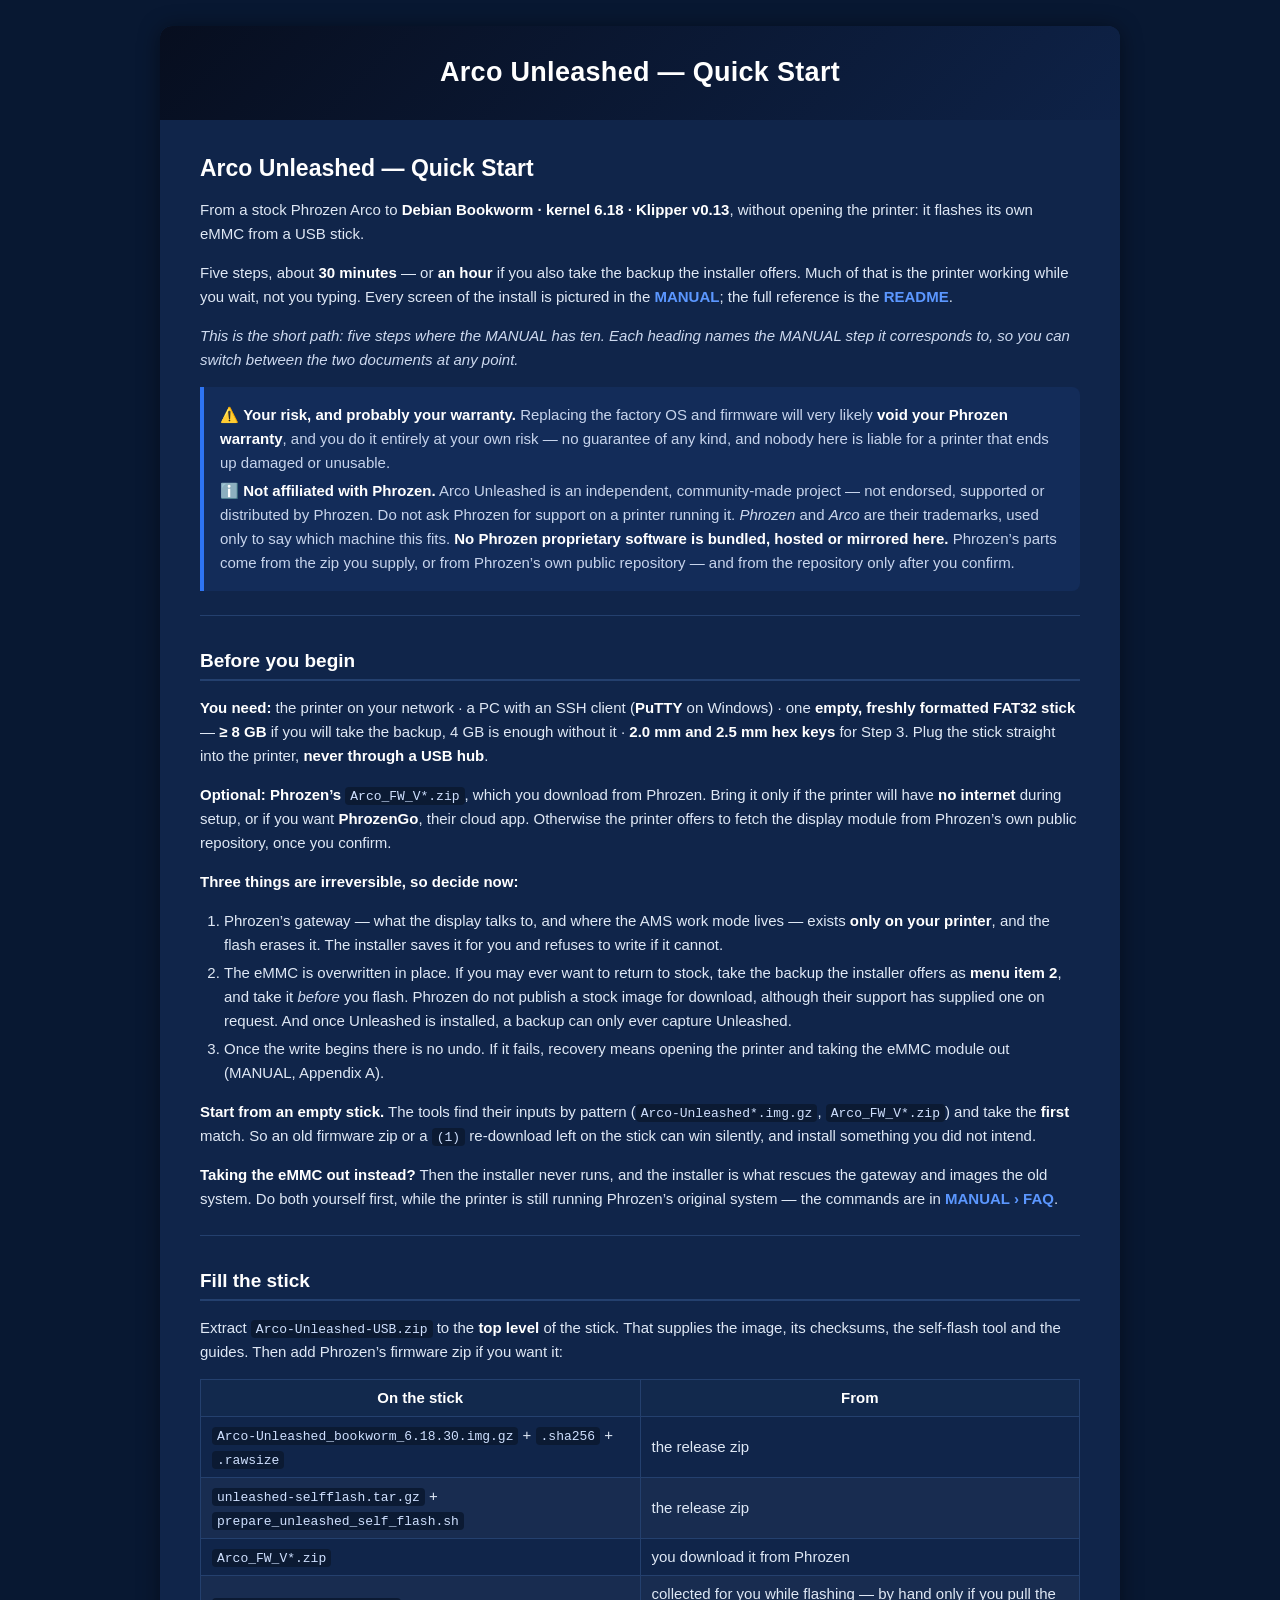
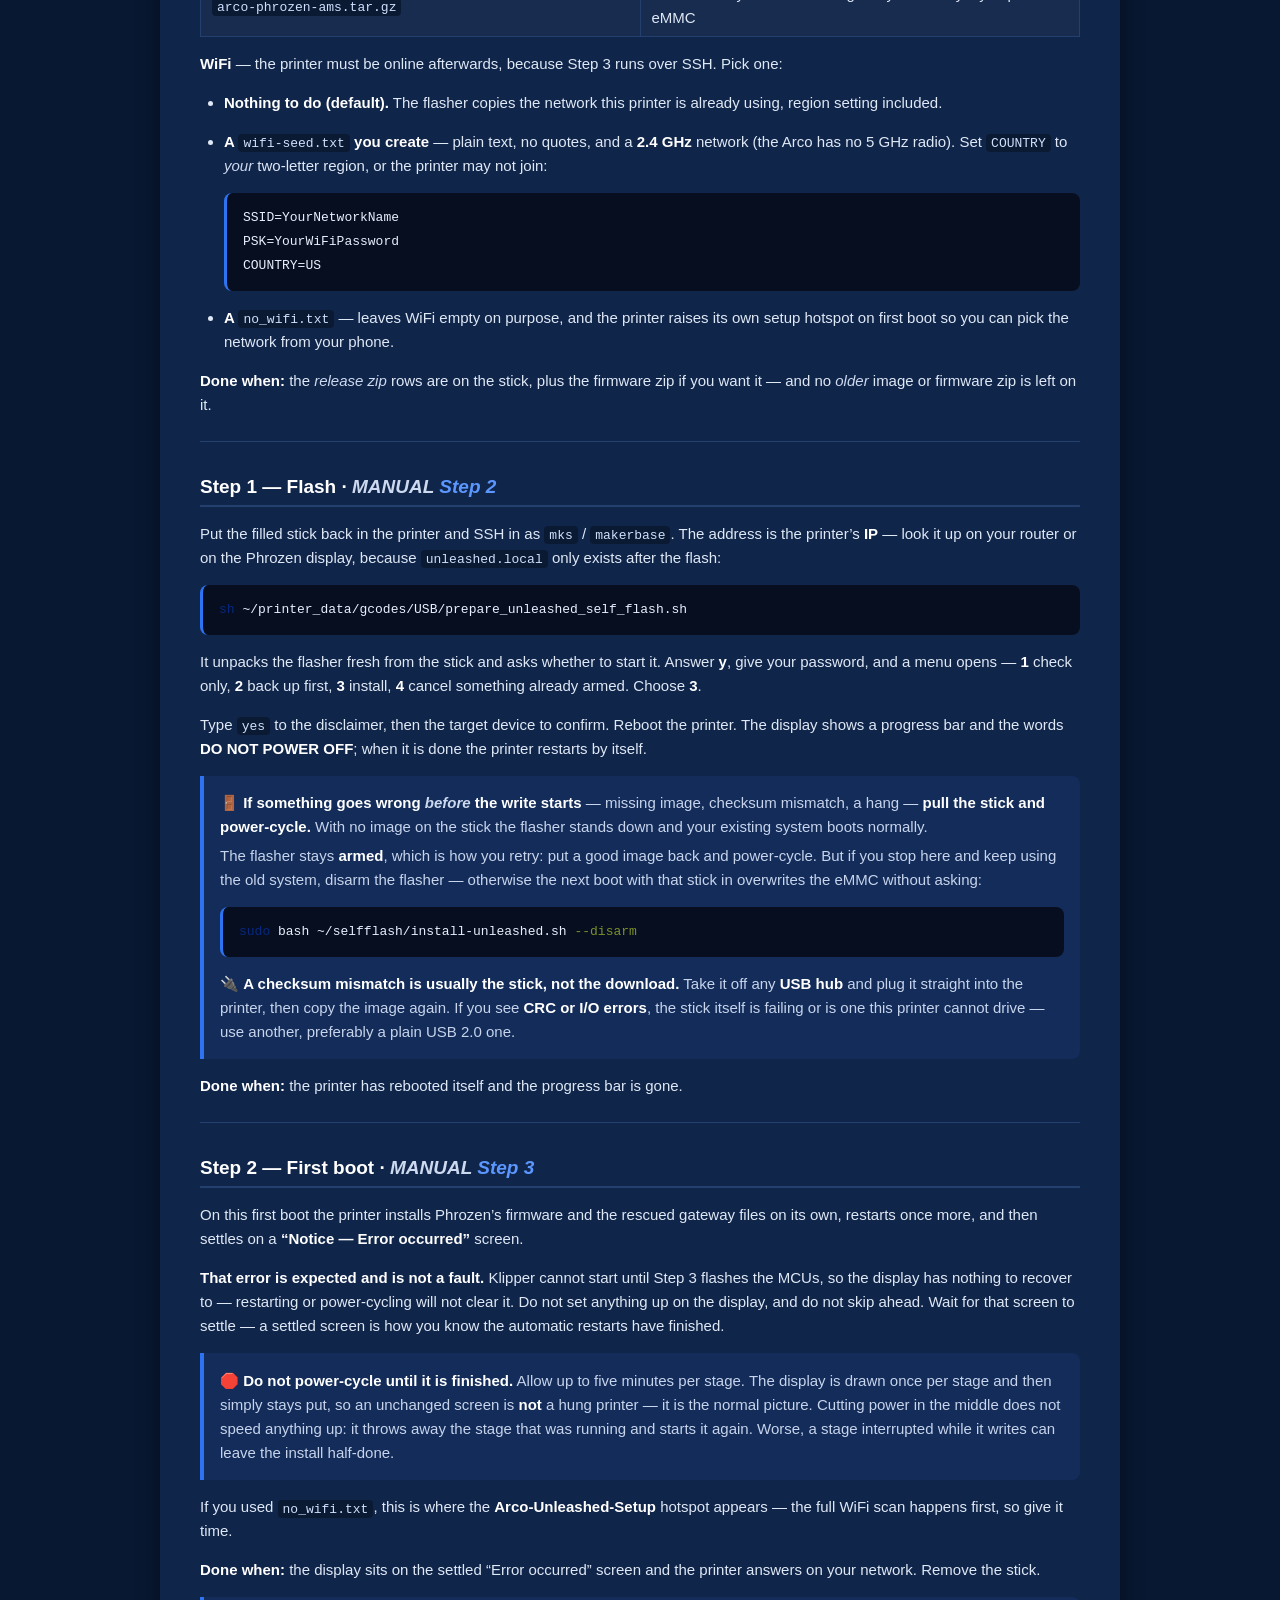
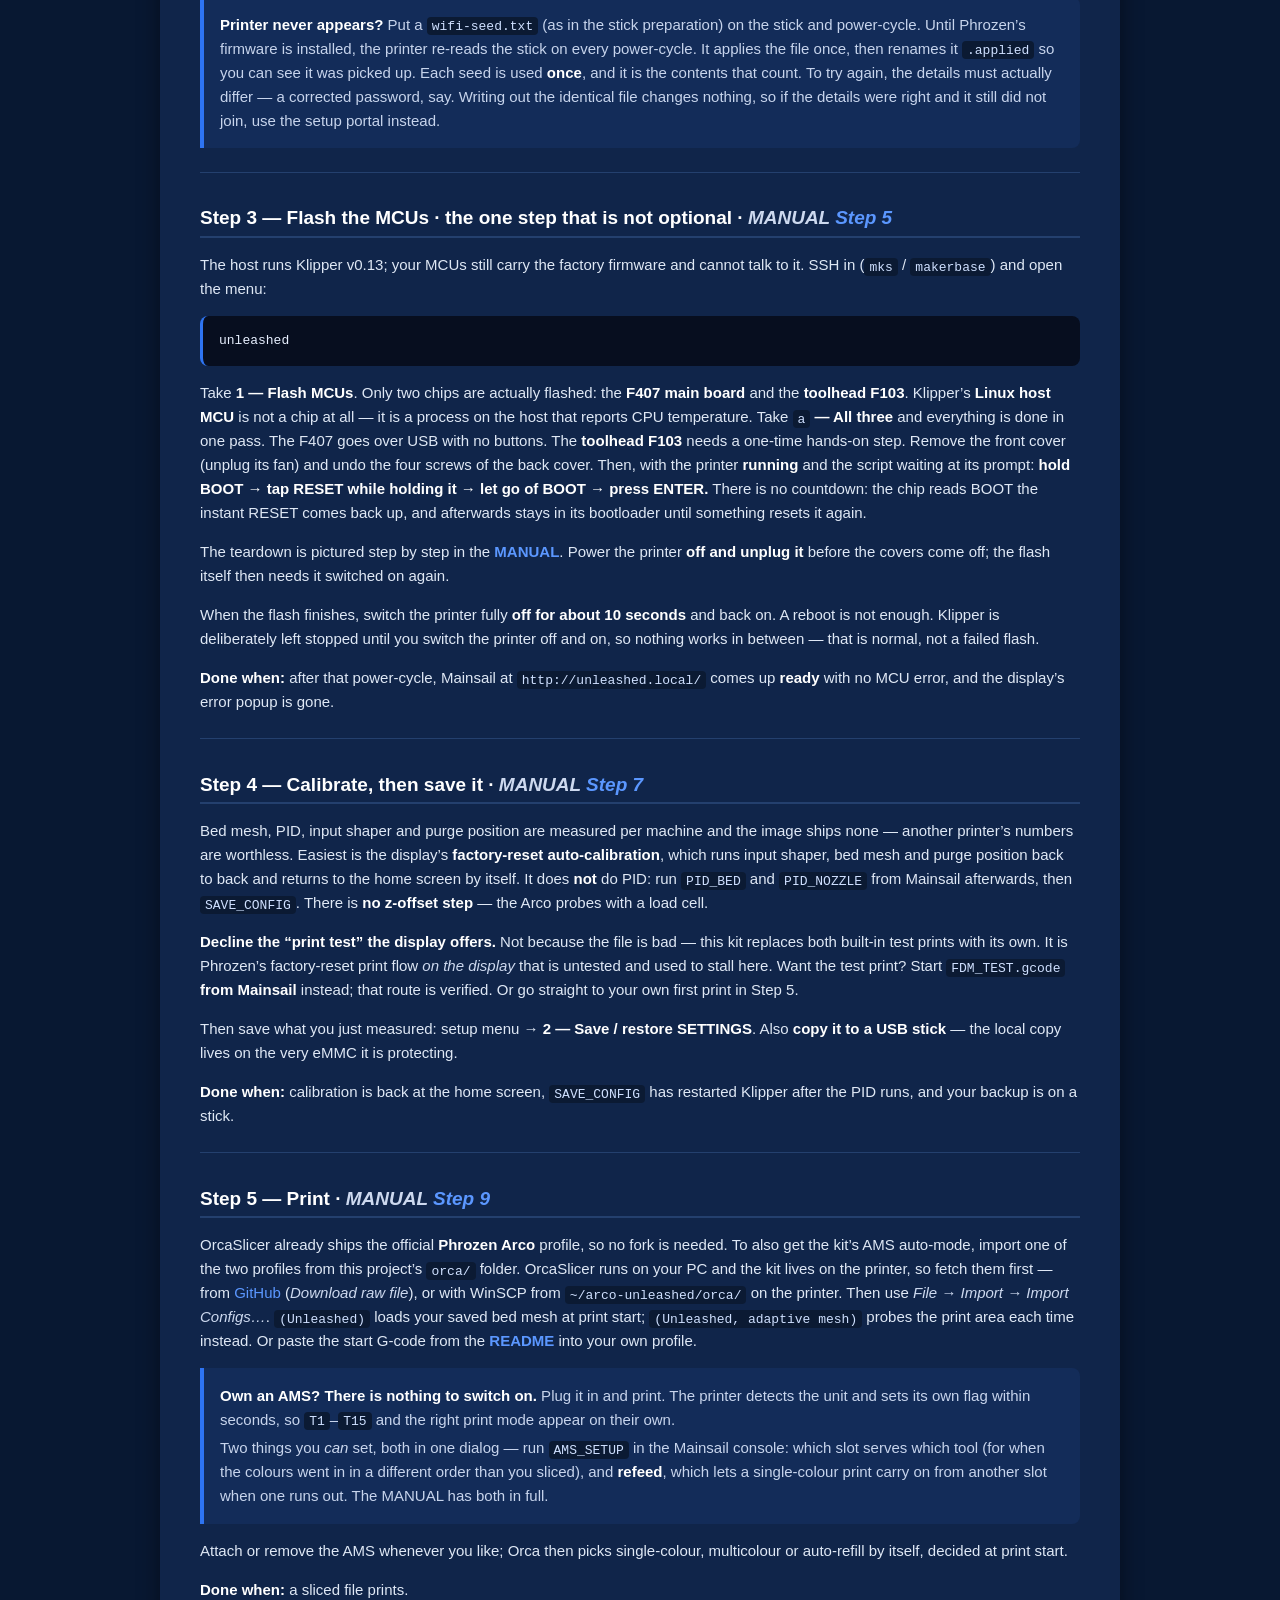
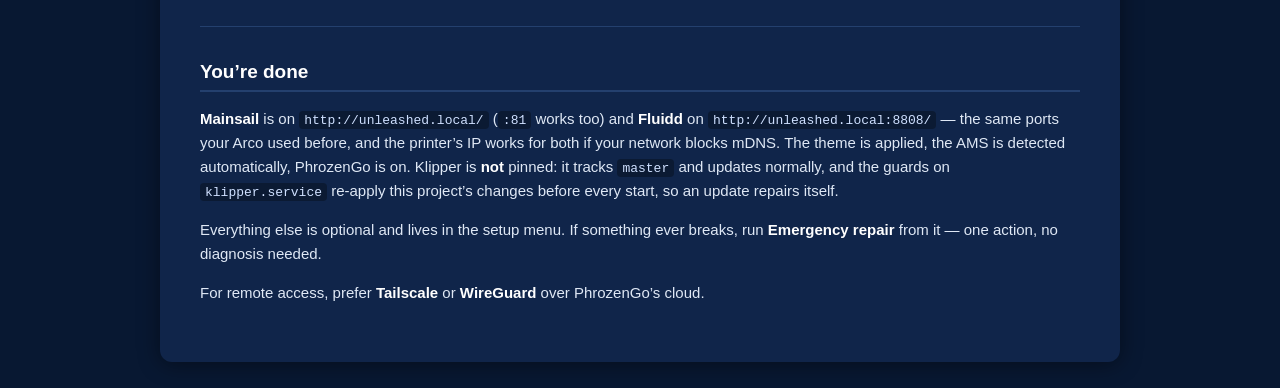
<file: QUICKSTART.html>
<!DOCTYPE html>
<html xmlns="http://www.w3.org/1999/xhtml" lang="" xml:lang="">
<head>
  <meta charset="utf-8" />
  <meta name="generator" content="pandoc" />
  <meta name="viewport" content="width=device-width, initial-scale=1.0, user-scalable=yes" />
  <title>Arco Unleashed — Quick Start</title>
  <style>
    html {
      color: #1a1a1a;
      background-color: #fdfdfd;
    }
    body {
      margin: 0 auto;
      max-width: 36em;
      padding-left: 50px;
      padding-right: 50px;
      padding-top: 50px;
      padding-bottom: 50px;
      hyphens: auto;
      overflow-wrap: break-word;
      text-rendering: optimizeLegibility;
      font-kerning: normal;
    }
    @media (max-width: 600px) {
      body {
        font-size: 0.9em;
        padding: 12px;
      }
      h1 {
        font-size: 1.8em;
      }
    }
    @media print {
      html {
        background-color: white;
      }
      body {
        background-color: transparent;
        color: black;
        font-size: 12pt;
      }
      p, h2, h3 {
        orphans: 3;
        widows: 3;
      }
      h2, h3, h4 {
        page-break-after: avoid;
      }
    }
    p {
      margin: 1em 0;
    }
    a {
      color: #1a1a1a;
    }
    a:visited {
      color: #1a1a1a;
    }
    img {
      max-width: 100%;
    }
    svg {
      height: auto;
      max-width: 100%;
    }
    h1, h2, h3, h4, h5, h6 {
      margin-top: 1.4em;
    }
    h5, h6 {
      font-size: 1em;
      font-style: italic;
    }
    h6 {
      font-weight: normal;
    }
    ol, ul {
      padding-left: 1.7em;
      margin-top: 1em;
    }
    li > ol, li > ul {
      margin-top: 0;
    }
    blockquote {
      margin: 1em 0 1em 1.7em;
      padding-left: 1em;
      border-left: 2px solid #e6e6e6;
      color: #606060;
    }
    code {
      font-family: Menlo, Monaco, Consolas, 'Lucida Console', monospace;
      font-size: 85%;
      margin: 0;
      hyphens: manual;
    }
    pre {
      margin: 1em 0;
      overflow: auto;
    }
    pre code {
      padding: 0;
      overflow: visible;
      overflow-wrap: normal;
    }
    .sourceCode {
     background-color: transparent;
     overflow: visible;
    }
    hr {
      border: none;
      border-top: 1px solid #1a1a1a;
      height: 1px;
      margin: 1em 0;
    }
    table {
      margin: 1em 0;
      border-collapse: collapse;
      width: 100%;
      overflow-x: auto;
      display: block;
      font-variant-numeric: lining-nums tabular-nums;
    }
    table caption {
      margin-bottom: 0.75em;
    }
    tbody {
      margin-top: 0.5em;
      border-top: 1px solid #1a1a1a;
      border-bottom: 1px solid #1a1a1a;
    }
    th {
      border-top: 1px solid #1a1a1a;
      padding: 0.25em 0.5em 0.25em 0.5em;
    }
    td {
      padding: 0.125em 0.5em 0.25em 0.5em;
    }
    header {
      margin-bottom: 4em;
      text-align: center;
    }
    #TOC li {
      list-style: none;
    }
    #TOC ul {
      padding-left: 1.3em;
    }
    #TOC > ul {
      padding-left: 0;
    }
    #TOC a:not(:hover) {
      text-decoration: none;
    }
    code{white-space: pre-wrap;}
    span.smallcaps{font-variant: small-caps;}
    div.columns{display: flex; gap: min(4vw, 1.5em);}
    div.column{flex: auto; overflow-x: auto;}
    div.hanging-indent{margin-left: 1.5em; text-indent: -1.5em;}
    /* The extra [class] is a hack that increases specificity enough to
       override a similar rule in reveal.js */
    ul.task-list[class]{list-style: none;}
    ul.task-list li input[type="checkbox"] {
      font-size: inherit;
      width: 0.8em;
      margin: 0 0.8em 0.2em -1.6em;
      vertical-align: middle;
    }
    .display.math{display: block; text-align: center; margin: 0.5rem auto;}
    /* CSS for syntax highlighting */
    html { -webkit-text-size-adjust: 100%; }
    pre > code.sourceCode { white-space: pre; position: relative; }
    pre > code.sourceCode > span { display: inline-block; line-height: 1.25; }
    pre > code.sourceCode > span:empty { height: 1.2em; }
    .sourceCode { overflow: visible; }
    code.sourceCode > span { color: inherit; text-decoration: inherit; }
    div.sourceCode { margin: 1em 0; }
    pre.sourceCode { margin: 0; }
    @media screen {
    div.sourceCode { overflow: auto; }
    }
    @media print {
    pre > code.sourceCode { white-space: pre-wrap; }
    pre > code.sourceCode > span { text-indent: -5em; padding-left: 5em; }
    }
    pre.numberSource code
      { counter-reset: source-line 0; }
    pre.numberSource code > span
      { position: relative; left: -4em; counter-increment: source-line; }
    pre.numberSource code > span > a:first-child::before
      { content: counter(source-line);
        position: relative; left: -1em; text-align: right; vertical-align: baseline;
        border: none; display: inline-block;
        -webkit-touch-callout: none; -webkit-user-select: none;
        -khtml-user-select: none; -moz-user-select: none;
        -ms-user-select: none; user-select: none;
        padding: 0 4px; width: 4em;
        color: #aaaaaa;
      }
    pre.numberSource { margin-left: 3em; border-left: 1px solid #aaaaaa;  padding-left: 4px; }
    div.sourceCode
      {   }
    @media screen {
    pre > code.sourceCode > span > a:first-child::before { text-decoration: underline; }
    }
    code span.al { color: #ff0000; font-weight: bold; } /* Alert */
    code span.an { color: #60a0b0; font-weight: bold; font-style: italic; } /* Annotation */
    code span.at { color: #7d9029; } /* Attribute */
    code span.bn { color: #40a070; } /* BaseN */
    code span.bu { color: #008000; } /* BuiltIn */
    code span.cf { color: #007020; font-weight: bold; } /* ControlFlow */
    code span.ch { color: #4070a0; } /* Char */
    code span.cn { color: #880000; } /* Constant */
    code span.co { color: #60a0b0; font-style: italic; } /* Comment */
    code span.cv { color: #60a0b0; font-weight: bold; font-style: italic; } /* CommentVar */
    code span.do { color: #ba2121; font-style: italic; } /* Documentation */
    code span.dt { color: #902000; } /* DataType */
    code span.dv { color: #40a070; } /* DecVal */
    code span.er { color: #ff0000; font-weight: bold; } /* Error */
    code span.ex { } /* Extension */
    code span.fl { color: #40a070; } /* Float */
    code span.fu { color: #06287e; } /* Function */
    code span.im { color: #008000; font-weight: bold; } /* Import */
    code span.in { color: #60a0b0; font-weight: bold; font-style: italic; } /* Information */
    code span.kw { color: #007020; font-weight: bold; } /* Keyword */
    code span.op { color: #666666; } /* Operator */
    code span.ot { color: #007020; } /* Other */
    code span.pp { color: #bc7a00; } /* Preprocessor */
    code span.sc { color: #4070a0; } /* SpecialChar */
    code span.ss { color: #bb6688; } /* SpecialString */
    code span.st { color: #4070a0; } /* String */
    code span.va { color: #19177c; } /* Variable */
    code span.vs { color: #4070a0; } /* VerbatimString */
    code span.wa { color: #60a0b0; font-weight: bold; font-style: italic; } /* Warning */
  </style>
  <style>
    /* Arco Unleashed — branded theme for pandoc-generated docs (README.html / MANUAL.html).
       Mirrors the hand-built QUICKSTART.html look (gradient banner, card, styled headings, callouts).
       Applied via: pandoc … --include-in-header image-toolbox/pandoc-dark-header.html
       Uses !important to override pandoc's default light template. */
    :root{
      --blue:#2E74F2; --blue-hi:#5B97FF; --navy:#0E2247; --ink:#070E1F;
      --page:#10254a; --outer:#081832; --muted:#9db0cc; --line:#24406e;
    }
    html{ background:var(--outer) !important; }
    body{
      max-width:880px !important; margin:26px auto !important; padding:34px 40px 42px !important;
      background:var(--page) !important; color:#dfe8f5 !important;
      border-radius:12px !important; box-shadow:0 2px 22px rgba(0,0,0,.45) !important;
      font:15px/1.6 -apple-system,Segoe UI,Roboto,Helvetica,Arial,sans-serif !important;
    }
    /* Title banner — pandoc's title block, pulled full-bleed via negative margins (like QUICKSTART <header>) */
    #title-block-header{
      margin:-34px -40px 26px !important; padding:30px 40px !important;
      background:linear-gradient(135deg,var(--ink),var(--navy)) !important;
      border-radius:12px 12px 0 0 !important;
    }
    #title-block-header .title{ margin:0 !important; color:#fff !important; font-size:27px !important;
      font-weight:700 !important; letter-spacing:.3px; border:0 !important; padding:0 !important; }
    #title-block-header .subtitle{ color:#cdd9f2 !important; font-size:15px !important; font-weight:400 !important; }
    h1,h2,h3,h4,h5,h6{ color:#fff !important; line-height:1.25 !important; }
    h1{ font-size:23px !important; margin:1.5em 0 .5em !important; }
    h2{ font-size:19px !important; margin:1.7em 0 .5em !important; padding-bottom:6px !important;
        border-bottom:2px solid var(--line) !important; }
    h3{ font-size:16px !important; color:#cfe0ff !important; margin:1.3em 0 .4em !important; }
    a{ color:var(--blue-hi) !important; text-decoration:none !important; }
    a:hover{ text-decoration:underline !important; }
    p,li,td,dd,dt,figcaption{ color:#dfe8f5 !important; }
    strong,b{ color:#fff !important; }
    em,i{ color:#cdd9ef !important; }
    code{ background:#0b1a33 !important; color:#cfe0ff !important; padding:1.5px 5px !important;
          border-radius:4px !important; font:13px/1.4 Consolas,Menlo,monospace !important; }
    pre{ background:var(--ink) !important; color:#e8f0ff !important; padding:13px 16px !important;
         border-radius:8px !important; border-left:3px solid var(--blue) !important; overflow:auto !important; }
    pre code{ background:none !important; color:inherit !important; padding:0 !important; }
    blockquote{ margin:14px 0 !important; padding:11px 16px !important;
         background:rgba(46,116,242,.09) !important; color:#c7d4ec !important;
         border:0 !important; border-left:4px solid var(--blue) !important; border-radius:0 8px 8px 0 !important; }
    blockquote p{ margin:.3em 0 !important; color:#c7d4ec !important; }
    table{ border-collapse:collapse !important; margin:14px 0 !important; }
    th,td{ border:1px solid var(--line) !important; padding:6px 11px !important; }
    th{ background:#12294d !important; color:#fff !important; }
    tr:nth-child(even) td{ background:rgba(255,255,255,.03) !important; }
    hr{ border:0 !important; border-top:1px solid var(--line) !important; margin:24px 0 !important; }
    img{ max-width:100% !important; height:auto !important; border-radius:8px !important; }
    ul,ol{ padding-left:24px !important; }
    li{ margin:4px 0 !important; }
  </style>
</head>
<body>
<header id="title-block-header">
<h1 class="title">Arco Unleashed — Quick Start</h1>
</header>
<h1 id="arco-unleashed-quick-start">Arco Unleashed — Quick Start</h1>
<p>From a stock Phrozen Arco to <strong>Debian Bookworm · kernel 6.18 ·
Klipper v0.13</strong>, without opening the printer: it flashes its own
eMMC from a USB stick.</p>
<p>Five steps, about <strong>30 minutes</strong> — or <strong>an
hour</strong> if you also take the backup the installer offers. Much of
that is the printer working while you wait, not you typing. Every screen
of the install is pictured in the <strong><a
href="MANUAL.html">MANUAL</a></strong>; the full reference is the
<strong><a href="README.html">README</a></strong>.</p>
<p><em>This is the short path: five steps where the MANUAL has ten. Each
heading names the MANUAL step it corresponds to, so you can switch
between the two documents at any point.</em></p>
<blockquote>
<p>⚠️ <strong>Your risk, and probably your warranty.</strong> Replacing
the factory OS and firmware will very likely <strong>void your Phrozen
warranty</strong>, and you do it entirely at your own risk — no
guarantee of any kind, and nobody here is liable for a printer that ends
up damaged or unusable.</p>
<p>ℹ️ <strong>Not affiliated with Phrozen.</strong> Arco Unleashed is an
independent, community-made project — not endorsed, supported or
distributed by Phrozen. Do not ask Phrozen for support on a printer
running it. <em>Phrozen</em> and <em>Arco</em> are their trademarks,
used only to say which machine this fits. <strong>No Phrozen proprietary
software is bundled, hosted or mirrored here.</strong> Phrozen’s parts
come from the zip you supply, or from Phrozen’s own public repository —
and from the repository only after you confirm.</p>
</blockquote>
<hr />
<h2 id="before-you-begin">Before you begin</h2>
<p><strong>You need:</strong> the printer on your network · a PC with an
SSH client (<strong>PuTTY</strong> on Windows) · one <strong>empty,
freshly formatted FAT32 stick</strong> — <strong>≥ 8 GB</strong> if you
will take the backup, 4 GB is enough without it · <strong>2.0 mm and 2.5
mm hex keys</strong> for Step 3. Plug the stick straight into the
printer, <strong>never through a USB hub</strong>.</p>
<p><strong>Optional: Phrozen’s <code>Arco_FW_V*.zip</code></strong>,
which you download from Phrozen. Bring it only if the printer will have
<strong>no internet</strong> during setup, or if you want
<strong>PhrozenGo</strong>, their cloud app. Otherwise the printer
offers to fetch the display module from Phrozen’s own public repository,
once you confirm.</p>
<p><strong>Three things are irreversible, so decide now:</strong></p>
<ol type="1">
<li>Phrozen’s gateway — what the display talks to, and where the AMS
work mode lives — exists <strong>only on your printer</strong>, and the
flash erases it. The installer saves it for you and refuses to write if
it cannot.</li>
<li>The eMMC is overwritten in place. If you may ever want to return to
stock, take the backup the installer offers as <strong>menu item
2</strong>, and take it <em>before</em> you flash. Phrozen do not
publish a stock image for download, although their support has supplied
one on request. And once Unleashed is installed, a backup can only ever
capture Unleashed.</li>
<li>Once the write begins there is no undo. If it fails, recovery means
opening the printer and taking the eMMC module out (MANUAL, Appendix
A).</li>
</ol>
<p><strong>Start from an empty stick.</strong> The tools find their
inputs by pattern (<code>Arco-Unleashed*.img.gz</code>,
<code>Arco_FW_V*.zip</code>) and take the <strong>first</strong> match.
So an old firmware zip or a <code>(1)</code> re-download left on the
stick can win silently, and install something you did not intend.</p>
<p><strong>Taking the eMMC out instead?</strong> Then the installer
never runs, and the installer is what rescues the gateway and images the
old system. Do both yourself first, while the printer is still running
Phrozen’s original system — the commands are in <strong><a
href="MANUAL.html#appendix-c">MANUAL › FAQ</a></strong>.</p>
<hr />
<h2 id="fill-the-stick">Fill the stick</h2>
<p>Extract <strong><a
href="https://github.com/solutionphil/arco-unleashed/releases"><code>Arco-Unleashed-USB.zip</code></a></strong>
to the <strong>top level</strong> of the stick. That supplies the image,
its checksums, the self-flash tool and the guides. Then add Phrozen’s
firmware zip if you want it:</p>
<table>
<colgroup>
<col style="width: 50%" />
<col style="width: 50%" />
</colgroup>
<thead>
<tr>
<th>On the stick</th>
<th>From</th>
</tr>
</thead>
<tbody>
<tr>
<td><code>Arco-Unleashed_bookworm_6.18.30.img.gz</code> +
<code>.sha256</code> + <code>.rawsize</code></td>
<td>the release zip</td>
</tr>
<tr>
<td><code>unleashed-selfflash.tar.gz</code> +
<code>prepare_unleashed_self_flash.sh</code></td>
<td>the release zip</td>
</tr>
<tr>
<td><code>Arco_FW_V*.zip</code></td>
<td>you download it from Phrozen</td>
</tr>
<tr>
<td><code>arco-phrozen-ams.tar.gz</code></td>
<td>collected for you while flashing — by hand only if you pull the
eMMC</td>
</tr>
</tbody>
</table>
<p><strong>WiFi</strong> — the printer must be online afterwards,
because Step 3 runs over SSH. Pick one:</p>
<ul>
<li><p><strong>Nothing to do (default).</strong> The flasher copies the
network this printer is already using, region setting included.</p></li>
<li><p><strong>A <code>wifi-seed.txt</code> you create</strong> — plain
text, no quotes, and a <strong>2.4 GHz</strong> network (the Arco has no
5 GHz radio). Set <code>COUNTRY</code> to <em>your</em> two-letter
region, or the printer may not join:</p>
<pre><code>SSID=YourNetworkName
PSK=YourWiFiPassword
COUNTRY=US</code></pre></li>
<li><p><strong>A <code>no_wifi.txt</code></strong> — leaves WiFi empty
on purpose, and the printer raises its own setup hotspot on first boot
so you can pick the network from your phone.</p></li>
</ul>
<p><strong>Done when:</strong> the <em>release zip</em> rows are on the
stick, plus the firmware zip if you want it — and no <em>older</em>
image or firmware zip is left on it.</p>
<hr />
<h2 id="step-1-flash-manual-step-2">Step 1 — Flash · <em>MANUAL <a
href="MANUAL.html#step-2">Step 2</a></em></h2>
<p>Put the filled stick back in the printer and SSH in as
<strong><code>mks</code></strong> /
<strong><code>makerbase</code></strong>. The address is the printer’s
<strong>IP</strong> — look it up on your router or on the Phrozen
display, because <code>unleashed.local</code> only exists after the
flash:</p>
<div class="sourceCode" id="cb2"><pre
class="sourceCode bash"><code class="sourceCode bash"><span id="cb2-1"><a href="#cb2-1" aria-hidden="true" tabindex="-1"></a><span class="fu">sh</span> ~/printer_data/gcodes/USB/prepare_unleashed_self_flash.sh</span></code></pre></div>
<p>It unpacks the flasher fresh from the stick and asks whether to start
it. Answer <strong>y</strong>, give your password, and a menu opens —
<strong>1</strong> check only, <strong>2</strong> back up first,
<strong>3</strong> install, <strong>4</strong> cancel something already
armed. Choose <strong>3</strong>.</p>
<p>Type <code>yes</code> to the disclaimer, then the target device to
confirm. Reboot the printer. The display shows a progress bar and the
words <strong>DO NOT POWER OFF</strong>; when it is done the printer
restarts by itself.</p>
<blockquote>
<p>🚪 <strong>If something goes wrong <em>before</em> the write
starts</strong> — missing image, checksum mismatch, a hang —
<strong>pull the stick and power-cycle.</strong> With no image on the
stick the flasher stands down and your existing system boots
normally.</p>
<p>The flasher stays <strong>armed</strong>, which is how you retry: put
a good image back and power-cycle. But if you stop here and keep using
the old system, disarm the flasher — otherwise the next boot with that
stick in overwrites the eMMC without asking:</p>
<div class="sourceCode" id="cb3"><pre
class="sourceCode bash"><code class="sourceCode bash"><span id="cb3-1"><a href="#cb3-1" aria-hidden="true" tabindex="-1"></a><span class="fu">sudo</span> bash ~/selfflash/install-unleashed.sh <span class="at">--disarm</span></span></code></pre></div>
<p>🔌 <strong>A checksum mismatch is usually the stick, not the
download.</strong> Take it off any <strong>USB hub</strong> and plug it
straight into the printer, then copy the image again. If you see
<strong>CRC or I/O errors</strong>, the stick itself is failing or is
one this printer cannot drive — use another, preferably a plain USB 2.0
one.</p>
</blockquote>
<p><strong>Done when:</strong> the printer has rebooted itself and the
progress bar is gone.</p>
<hr />
<h2 id="step-2-first-boot-manual-step-3">Step 2 — First boot ·
<em>MANUAL <a href="MANUAL.html#step-3">Step 3</a></em></h2>
<p>On this first boot the printer installs Phrozen’s firmware and the
rescued gateway files on its own, restarts once more, and then settles
on a <strong>“Notice — Error occurred”</strong> screen.</p>
<p><strong>That error is expected and is not a fault.</strong> Klipper
cannot start until Step 3 flashes the MCUs, so the display has nothing
to recover to — restarting or power-cycling will not clear it. Do not
set anything up on the display, and do not skip ahead. Wait for that
screen to settle — a settled screen is how you know the automatic
restarts have finished.</p>
<blockquote>
<p>🛑 <strong>Do not power-cycle until it is finished.</strong> Allow up
to five minutes per stage. The display is drawn once per stage and then
simply stays put, so an unchanged screen is <strong>not</strong> a hung
printer — it is the normal picture. Cutting power in the middle does not
speed anything up: it throws away the stage that was running and starts
it again. Worse, a stage interrupted while it writes can leave the
install half-done.</p>
</blockquote>
<p>If you used <code>no_wifi.txt</code>, this is where the
<strong>Arco-Unleashed-Setup</strong> hotspot appears — the full WiFi
scan happens first, so give it time.</p>
<p><strong>Done when:</strong> the display sits on the settled “Error
occurred” screen and the printer answers on your network. Remove the
stick.</p>
<blockquote>
<p><strong>Printer never appears?</strong> Put a
<code>wifi-seed.txt</code> (as in the stick preparation) on the stick
and power-cycle. Until Phrozen’s firmware is installed, the printer
re-reads the stick on every power-cycle. It applies the file once, then
renames it <code>.applied</code> so you can see it was picked up. Each
seed is used <strong>once</strong>, and it is the contents that count.
To try again, the details must actually differ — a corrected password,
say. Writing out the identical file changes nothing, so if the details
were right and it still did not join, use the setup portal instead.</p>
</blockquote>
<hr />
<h2
id="step-3-flash-the-mcus-the-one-step-that-is-not-optional-manual-step-5">Step
3 — Flash the MCUs · <strong>the one step that is not optional</strong>
· <em>MANUAL <a href="MANUAL.html#step-5">Step 5</a></em></h2>
<p>The host runs Klipper v0.13; your MCUs still carry the factory
firmware and cannot talk to it. SSH in (<code>mks</code> /
<code>makerbase</code>) and open the menu:</p>
<div class="sourceCode" id="cb4"><pre
class="sourceCode bash"><code class="sourceCode bash"><span id="cb4-1"><a href="#cb4-1" aria-hidden="true" tabindex="-1"></a><span class="ex">unleashed</span></span></code></pre></div>
<p>Take <strong>1 — Flash MCUs</strong>. Only two chips are actually
flashed: the <strong>F407 main board</strong> and the <strong>toolhead
F103</strong>. Klipper’s <strong>Linux host MCU</strong> is not a chip
at all — it is a process on the host that reports CPU temperature. Take
<strong><code>a</code> — All three</strong> and everything is done in
one pass. The F407 goes over USB with no buttons. The <strong>toolhead
F103</strong> needs a one-time hands-on step. Remove the front cover
(unplug its fan) and undo the four screws of the back cover. Then, with
the printer <strong>running</strong> and the script waiting at its
prompt: <strong>hold BOOT → tap RESET while holding it → let go of BOOT
→ press ENTER.</strong> There is no countdown: the chip reads BOOT the
instant RESET comes back up, and afterwards stays in its bootloader
until something resets it again.</p>
<p>The teardown is pictured step by step in the <strong><a
href="MANUAL.html">MANUAL</a></strong>. Power the printer <strong>off and
unplug it</strong> before the covers come off; the flash itself then
needs it switched on again.</p>
<p>When the flash finishes, switch the printer fully <strong>off for
about 10 seconds</strong> and back on. A reboot is not enough. Klipper
is deliberately left stopped until you switch the printer off and on, so
nothing works in between — that is normal, not a failed flash.</p>
<p><strong>Done when:</strong> after that power-cycle, Mainsail at
<code>http://unleashed.local/</code> comes up <strong>ready</strong>
with no MCU error, and the display’s error popup is gone.</p>
<hr />
<h2 id="step-4-calibrate-then-save-it-manual-step-7">Step 4 — Calibrate,
then save it · <em>MANUAL <a href="MANUAL.html#step-7">Step
7</a></em></h2>
<p>Bed mesh, PID, input shaper and purge position are measured per
machine and the image ships none — another printer’s numbers are
worthless. Easiest is the display’s <strong>factory-reset
auto-calibration</strong>, which runs input shaper, bed mesh and purge
position back to back and returns to the home screen by itself. It does
<strong>not</strong> do PID: run <code>PID_BED</code> and
<code>PID_NOZZLE</code> from Mainsail afterwards, then
<code>SAVE_CONFIG</code>. There is <strong>no z-offset step</strong> —
the Arco probes with a load cell.</p>
<p><strong>Decline the “print test” the display offers.</strong> Not
because the file is bad — this kit replaces both built-in test prints
with its own. It is Phrozen’s factory-reset print flow <em>on the
display</em> that is untested and used to stall here. Want the test
print? Start <code>FDM_TEST.gcode</code> <strong>from Mainsail</strong>
instead; that route is verified. Or go straight to your own first print
in Step 5.</p>
<p>Then save what you just measured: setup menu → <strong>2 — Save /
restore SETTINGS</strong>. Also <strong>copy it to a USB stick</strong>
— the local copy lives on the very eMMC it is protecting.</p>
<p><strong>Done when:</strong> calibration is back at the home screen,
<code>SAVE_CONFIG</code> has restarted Klipper after the PID runs, and
your backup is on a stick.</p>
<hr />
<h2 id="step-5-print-manual-step-9">Step 5 — Print · <em>MANUAL <a
href="MANUAL.html#step-9">Step 9</a></em></h2>
<p>OrcaSlicer already ships the official <strong>Phrozen Arco</strong>
profile, so no fork is needed. To also get the kit’s AMS auto-mode,
import one of the two profiles from this project’s <code>orca/</code>
folder. OrcaSlicer runs on your PC and the kit lives on the printer, so
fetch them first — from <a
href="https://github.com/solutionphil/arco-unleashed/tree/main/orca">GitHub</a>
(<em>Download raw file</em>), or with WinSCP from
<code>~/arco-unleashed/orca/</code> on the printer. Then use <em>File →
Import → Import Configs…</em>. <code>(Unleashed)</code> loads your saved
bed mesh at print start; <code>(Unleashed, adaptive mesh)</code> probes
the print area each time instead. Or paste the start G-code from the
<strong><a
href="README.html#orcaslicer--multicolor--ams-auto-mode">README</a></strong>
into your own profile.</p>
<blockquote>
<p><strong>Own an AMS? There is nothing to switch on.</strong> Plug it
in and print. The printer detects the unit and sets its own flag within
seconds, so <code>T1</code>–<code>T15</code> and the right print mode
appear on their own.</p>
<p>Two things you <em>can</em> set, both in one dialog — run
<strong><code>AMS_SETUP</code></strong> in the Mainsail console: which
slot serves which tool (for when the colours went in in a different
order than you sliced), and <strong>refeed</strong>, which lets a
single-colour print carry on from another slot when one runs out. The
MANUAL has both in full.</p>
</blockquote>
<p>Attach or remove the AMS whenever you like; Orca then picks
single-colour, multicolour or auto-refill by itself, decided at print
start.</p>
<p><strong>Done when:</strong> a sliced file prints.</p>
<hr />
<h2 id="youre-done">You’re done</h2>
<p><strong>Mainsail</strong> is on <code>http://unleashed.local/</code>
(<code>:81</code> works too) and <strong>Fluidd</strong> on
<code>http://unleashed.local:8808/</code> — the same ports your Arco
used before, and the printer’s IP works for both if your network blocks
mDNS. The theme is applied, the AMS is detected automatically, PhrozenGo
is on. Klipper is <strong>not</strong> pinned: it tracks
<code>master</code> and updates normally, and the guards on
<code>klipper.service</code> re-apply this project’s changes before
every start, so an update repairs itself.</p>
<p>Everything else is optional and lives in the setup menu. If something
ever breaks, run <strong>Emergency repair</strong> from it — one action,
no diagnosis needed.</p>
<p>For remote access, prefer <strong>Tailscale</strong> or
<strong>WireGuard</strong> over PhrozenGo’s cloud.</p>
</body>
</html>
</file>
